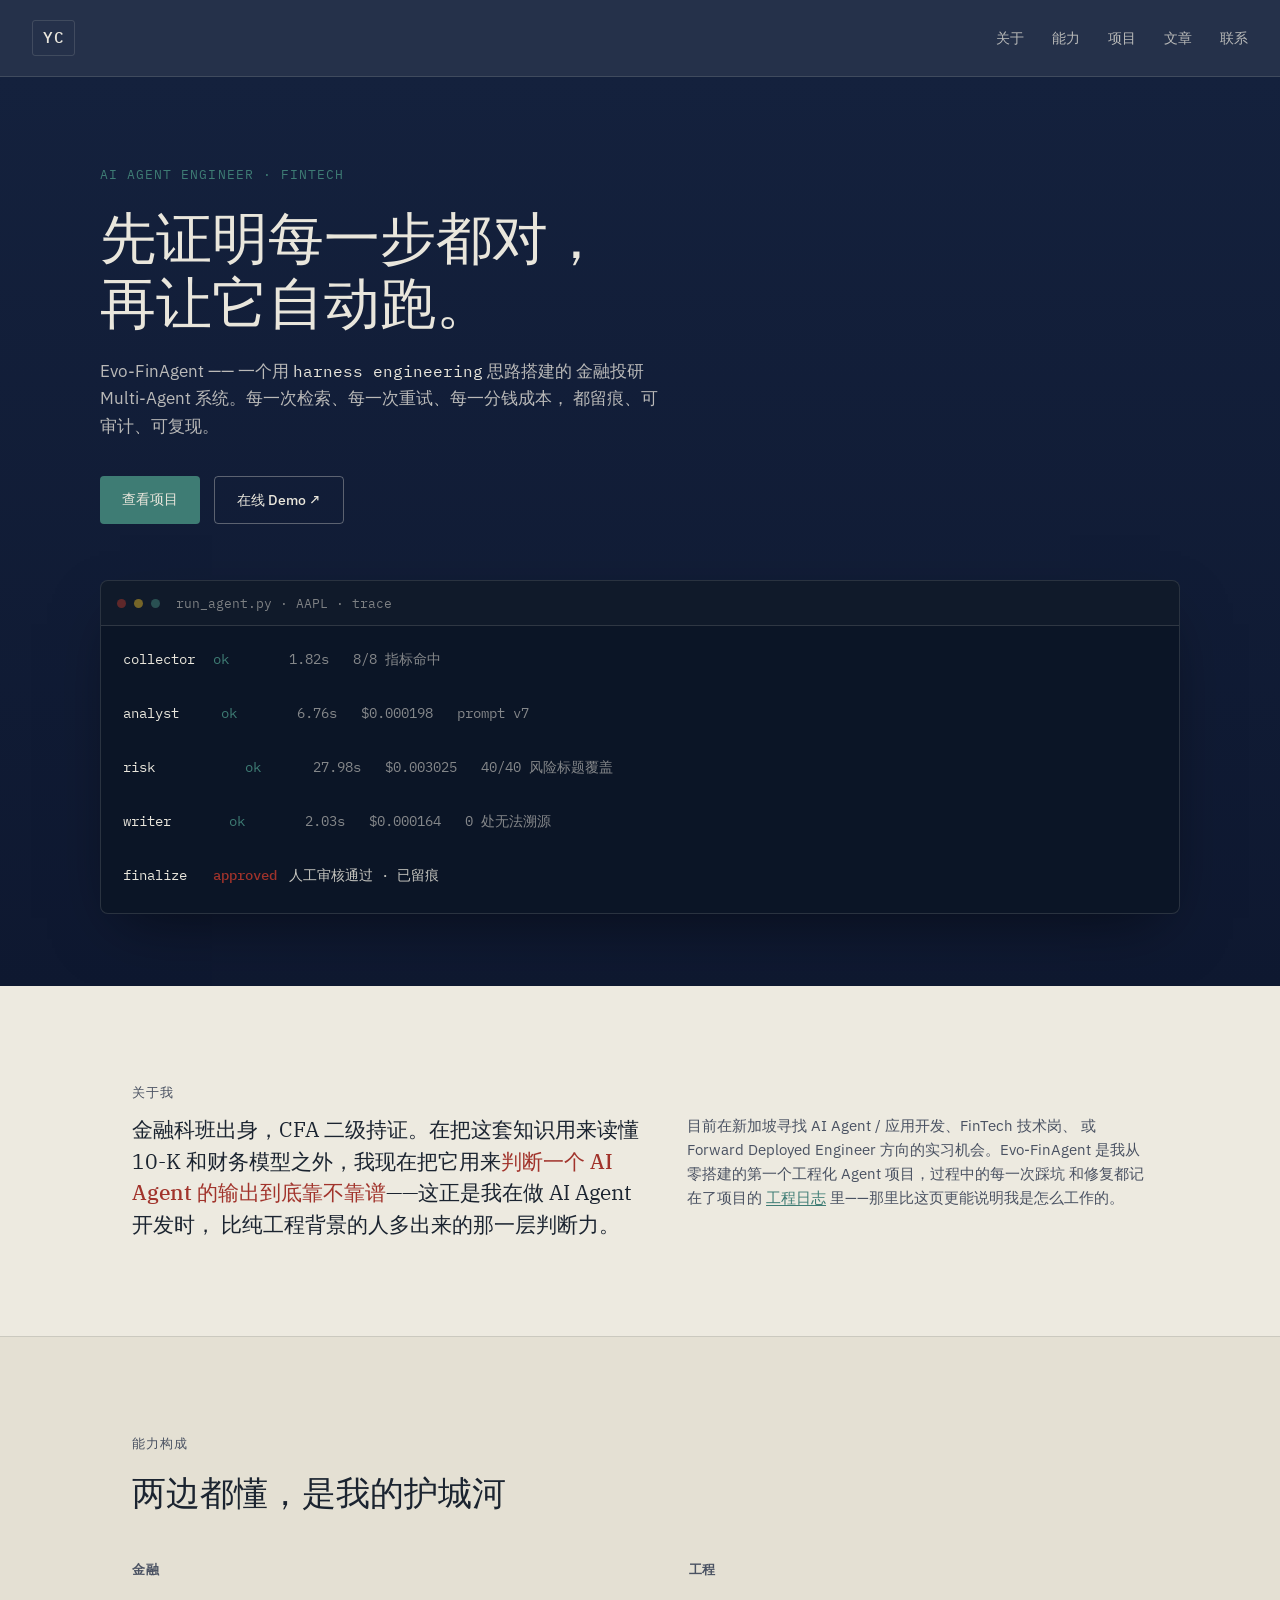
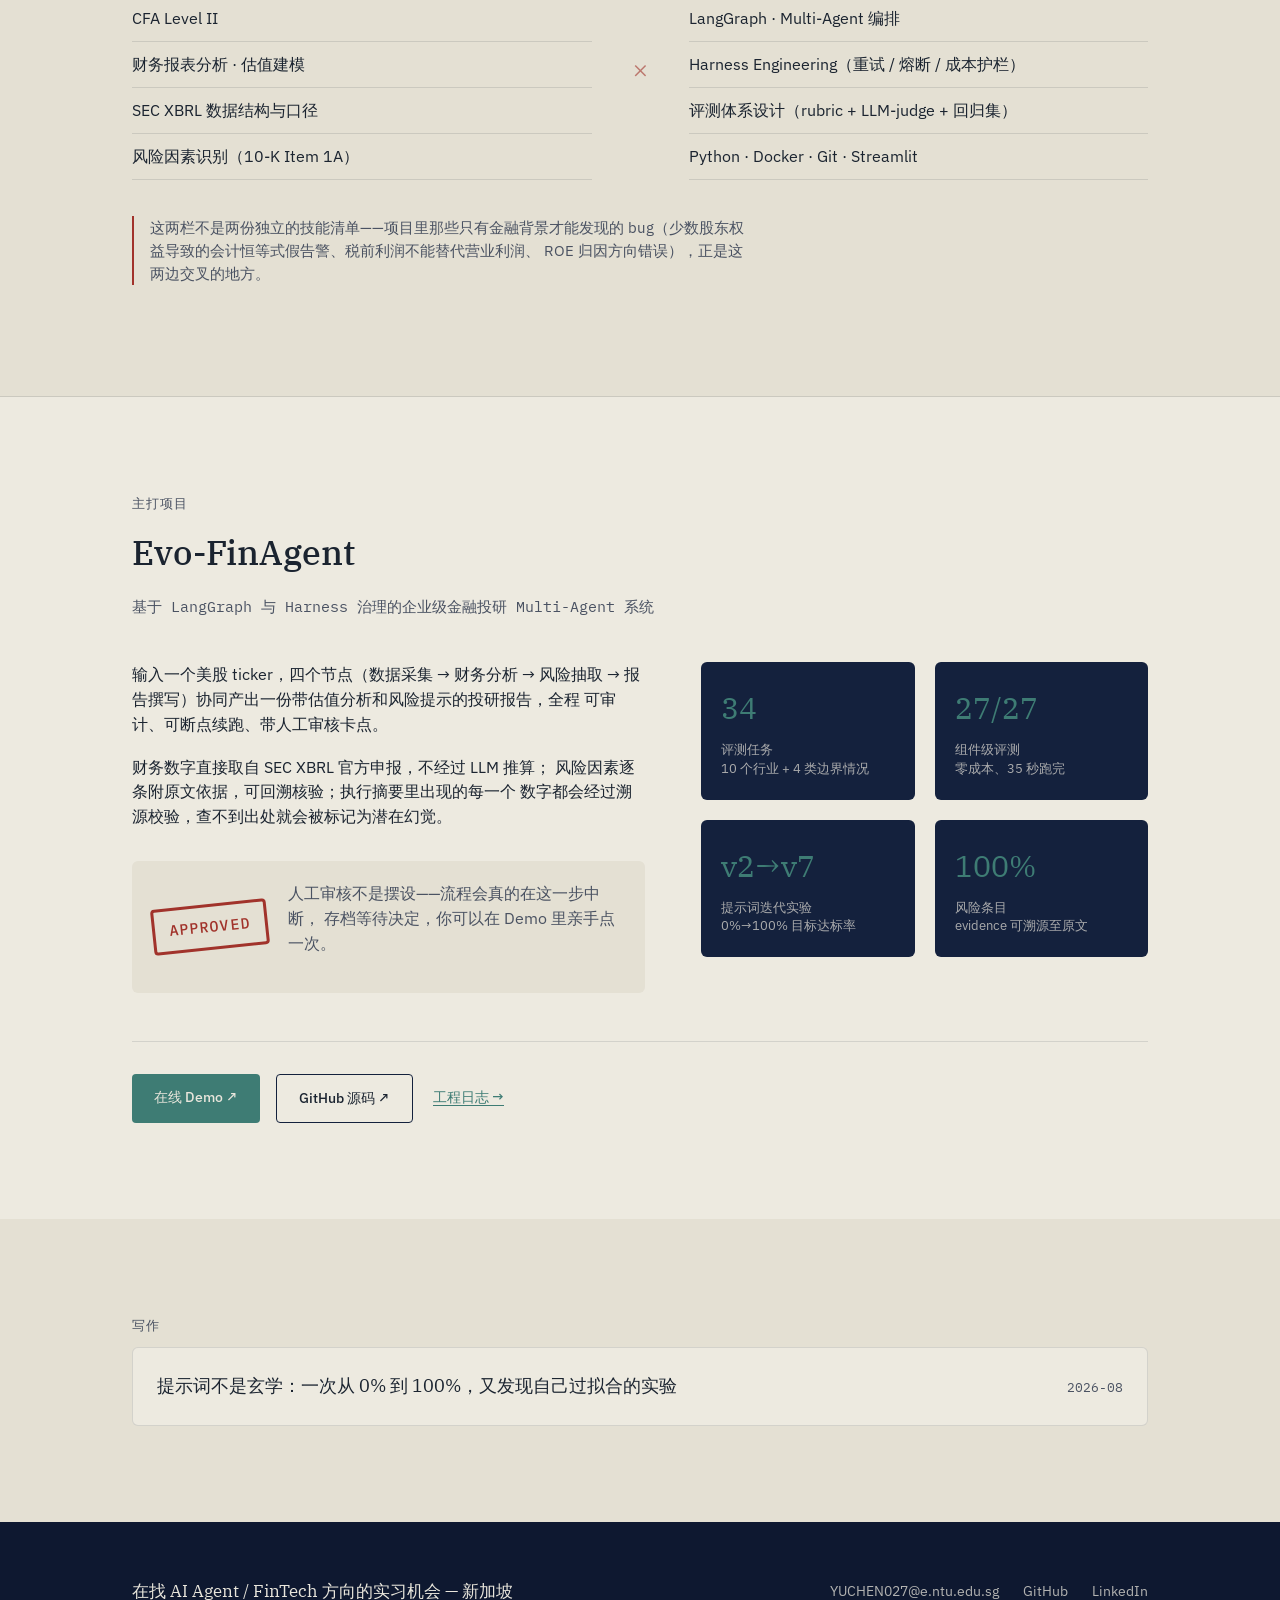
<file: index.html>
<!DOCTYPE html>
<html lang="zh-CN">
<head>
<meta charset="UTF-8">
<meta name="viewport" content="width=device-width, initial-scale=1.0">
<title>Yuchen — AI Agent / FinTech Engineer</title>
<meta name="description" content="金融背景+ AI Agent 工程师。Evo-FinAgent：用 harness engineering 思路搭建的金融投研 Multi-Agent 系统。">
<link rel="preconnect" href="https://fonts.googleapis.com">
<link rel="preconnect" href="https://fonts.gstatic.com" crossorigin>
<link href="https://fonts.googleapis.com/css2?family=IBM+Plex+Serif:ital,wght@0,400;0,500;0,600;1,400&family=IBM+Plex+Sans:wght@400;500;600&family=IBM+Plex+Mono:wght@400;500&display=swap" rel="stylesheet">
<link rel="stylesheet" href="styles.css">
</head>
<body>

<nav class="topnav">
  <a href="#top" class="brand">YC</a>
  <div class="nav-links">
    <a href="#about">关于</a>
    <a href="#skills">能力</a>
    <a href="#project">项目</a>
    <a href="#writing">文章</a>
    <a href="#contact">联系</a>
  </div>
</nav>

<!-- ============ HERO ============ -->
<header id="top" class="hero">
  <div class="hero-inner">
    <p class="eyebrow">AI Agent Engineer · FinTech</p>
    <h1>先证明每一步都对，<br>再让它自动跑。</h1>
    <p class="hero-sub">
      Evo-FinAgent —— 一个用 <em>harness engineering</em> 思路搭建的
      金融投研 Multi-Agent 系统。每一次检索、每一次重试、每一分钱成本，
      都留痕、可审计、可复现。
    </p>
    <div class="hero-cta">
      <a href="#project" class="btn btn-primary">查看项目</a>
      <a href="https://evofinagent-yuchen027.streamlit.app/" target="_blank" rel="noopener" class="btn btn-ghost">在线 Demo ↗</a>
    </div>
  </div>

  <div class="ledger" aria-label="真实运行日志片段">
    <div class="ledger-head">
      <span class="dot dot-red"></span><span class="dot dot-amber"></span><span class="dot dot-green"></span>
      <span class="ledger-title">run_agent.py · AAPL · trace</span>
    </div>
    <pre class="ledger-body"><span class="ln"><span class="node">collector</span><span class="ok">ok</span>  1.82s   8/8 指标命中</span>
<span class="ln"><span class="node">analyst</span> <span class="ok">ok</span>  6.76s   $0.000198   prompt v7</span>
<span class="ln"><span class="node">risk</span>    <span class="ok">ok</span> 27.98s   $0.003025   40/40 风险标题覆盖</span>
<span class="ln"><span class="node">writer</span>  <span class="ok">ok</span>  2.03s   $0.000164   0 处无法溯源</span>
<span class="ln highlight"><span class="node">finalize</span><span class="approved">approved</span>  人工审核通过 · 已留痕</span></pre>
  </div>
</header>

<!-- ============ ABOUT ============ -->
<section id="about" class="section about">
  <div class="section-inner">
    <p class="section-label">关于我</p>
    <div class="about-grid">
      <p class="about-lead">
        金融科班出身，CFA 二级持证。在把这套知识用来读懂 10-K
        和财务模型之外，我现在把它用来<strong>判断一个 AI Agent
        的输出到底靠不靠谱</strong>——这正是我在做 AI Agent 开发时，
        比纯工程背景的人多出来的那一层判断力。
      </p>
      <p class="about-detail">
        目前在新加坡寻找 AI Agent / 应用开发、FinTech 技术岗、
        或 Forward Deployed Engineer 方向的实习机会。Evo-FinAgent
        是我从零搭建的第一个工程化 Agent 项目，过程中的每一次踩坑
        和修复都记在了项目的
        <a href="https://github.com/hyc1054432995/EvoFinAgent/blob/master/docs/ENGINEERING_LOG.md" target="_blank" rel="noopener">工程日志</a>
        里——那里比这页更能说明我是怎么工作的。
      </p>
    </div>
  </div>
</section>

<!-- ============ SKILLS ============ -->
<section id="skills" class="section skills">
  <div class="section-inner">
    <p class="section-label">能力构成</p>
    <h2 class="section-title">两边都懂，是我的护城河</h2>

    <div class="skills-grid">
      <div class="skills-col">
        <h3>金融</h3>
        <ul>
          <li>CFA Level II</li>
          <li>财务报表分析 · 估值建模</li>
          <li>SEC XBRL 数据结构与口径</li>
          <li>风险因素识别（10-K Item 1A）</li>
        </ul>
      </div>

      <div class="skills-meet" aria-hidden="true">
        <span>×</span>
      </div>

      <div class="skills-col">
        <h3>工程</h3>
        <ul>
          <li>LangGraph · Multi-Agent 编排</li>
          <li>Harness Engineering（重试 / 熔断 / 成本护栏）</li>
          <li>评测体系设计（rubric + LLM-judge + 回归集）</li>
          <li>Python · Docker · Git · Streamlit</li>
        </ul>
      </div>
    </div>

    <p class="skills-note">
      这两栏不是两份独立的技能清单——项目里那些只有金融背景才能发现的
      bug（少数股东权益导致的会计恒等式假告警、税前利润不能替代营业利润、
      ROE 归因方向错误），正是这两边交叉的地方。
    </p>
  </div>
</section>

<!-- ============ PROJECT ============ -->
<section id="project" class="section project">
  <div class="section-inner">
    <p class="section-label">主打项目</p>
    <h2 class="section-title">Evo-FinAgent</h2>
    <p class="project-sub">
      基于 LangGraph 与 Harness 治理的企业级金融投研 Multi-Agent 系统
    </p>

    <div class="project-body">
      <div class="project-text">
        <p>
          输入一个美股 ticker，四个节点（数据采集 → 财务分析 → 风险抽取 →
          报告撰写）协同产出一份带估值分析和风险提示的投研报告，全程
          可审计、可断点续跑、带人工审核卡点。
        </p>
        <p>
          财务数字直接取自 SEC XBRL 官方申报，不经过 LLM 推算；
          风险因素逐条附原文依据，可回溯核验；执行摘要里出现的每一个
          数字都会经过溯源校验，查不到出处就会被标记为潜在幻觉。
        </p>

        <div class="stamp-wrap">
          <div class="stamp">APPROVED</div>
          <p class="stamp-caption">
            人工审核不是摆设——流程会真的在这一步中断，
            存档等待决定，你可以在 Demo 里亲手点一次。
          </p>
        </div>
      </div>

      <div class="project-stats">
        <div class="stat">
          <span class="stat-num">34</span>
          <span class="stat-label">评测任务<br>10 个行业 + 4 类边界情况</span>
        </div>
        <div class="stat">
          <span class="stat-num">27/27</span>
          <span class="stat-label">组件级评测<br>零成本、35 秒跑完</span>
        </div>
        <div class="stat">
          <span class="stat-num">v2→v7</span>
          <span class="stat-label">提示词迭代实验<br>0%→100% 目标达标率</span>
        </div>
        <div class="stat">
          <span class="stat-num">100%</span>
          <span class="stat-label">风险条目<br>evidence 可溯源至原文</span>
        </div>
      </div>
    </div>

    <div class="project-links">
      <a href="https://evofinagent-yuchen027.streamlit.app/" target="_blank" rel="noopener" class="btn btn-primary">在线 Demo ↗</a>
      <a href="https://github.com/hyc1054432995/EvoFinAgent" target="_blank" rel="noopener" class="btn btn-ghost">GitHub 源码 ↗</a>
      <a href="https://github.com/hyc1054432995/EvoFinAgent/blob/master/docs/ENGINEERING_LOG.md" target="_blank" rel="noopener" class="btn btn-text">工程日志 →</a>
    </div>
  </div>
</section>


<section id="writing" class="section writing">
    <div class="section-inner">
      <p class="section-label">写作</p>
      <a href="writing/prompt-postmortem.html" class="writing-card">
        <span>
          <span class="writing-title">提示词不是玄学：一次从 0% 到 100%，又发现自己过拟合的实验</span>
        </span>
        <span class="writing-date">2026-08</span>
      </a>
    </div>
  </section>
  
<!-- ============ CONTACT ============ -->
<footer id="contact" class="footer">
  <div class="section-inner footer-inner">
    <p class="footer-line">在找 AI Agent / FinTech 方向的实习机会 — 新加坡</p>
    <div class="footer-links">
      <a href="mailto:YUCHEN027@e.ntu.edu.sg">YUCHEN027@e.ntu.edu.sg</a>
      <a href="https://github.com/hyc1054432995/EvoFinAgent" target="_blank" rel="noopener">GitHub</a>
      <a href="https://www.linkedin.com/in/yuchenhuang027" target="_blank" rel="noopener">LinkedIn</a>
    </div>
  </div>
</footer>

<script src="script.js"></script>
</body>
</html>
</file>
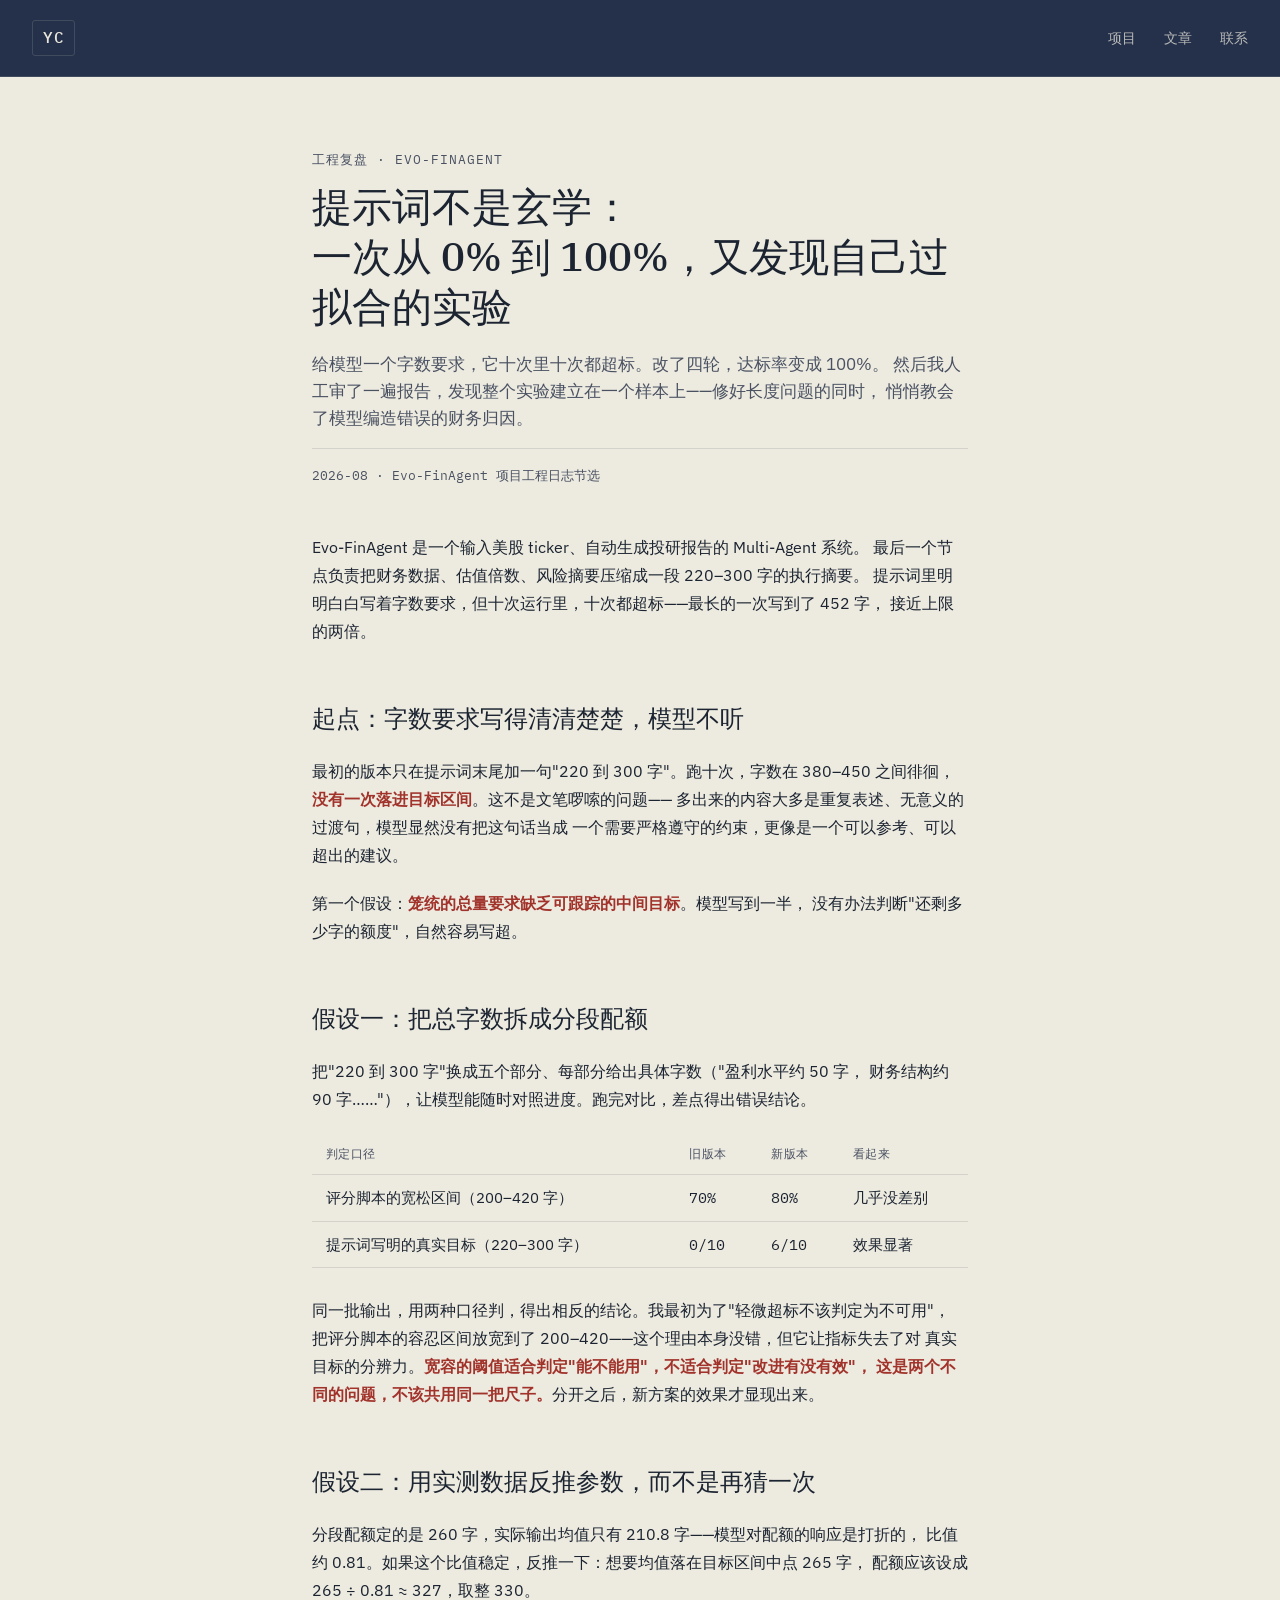
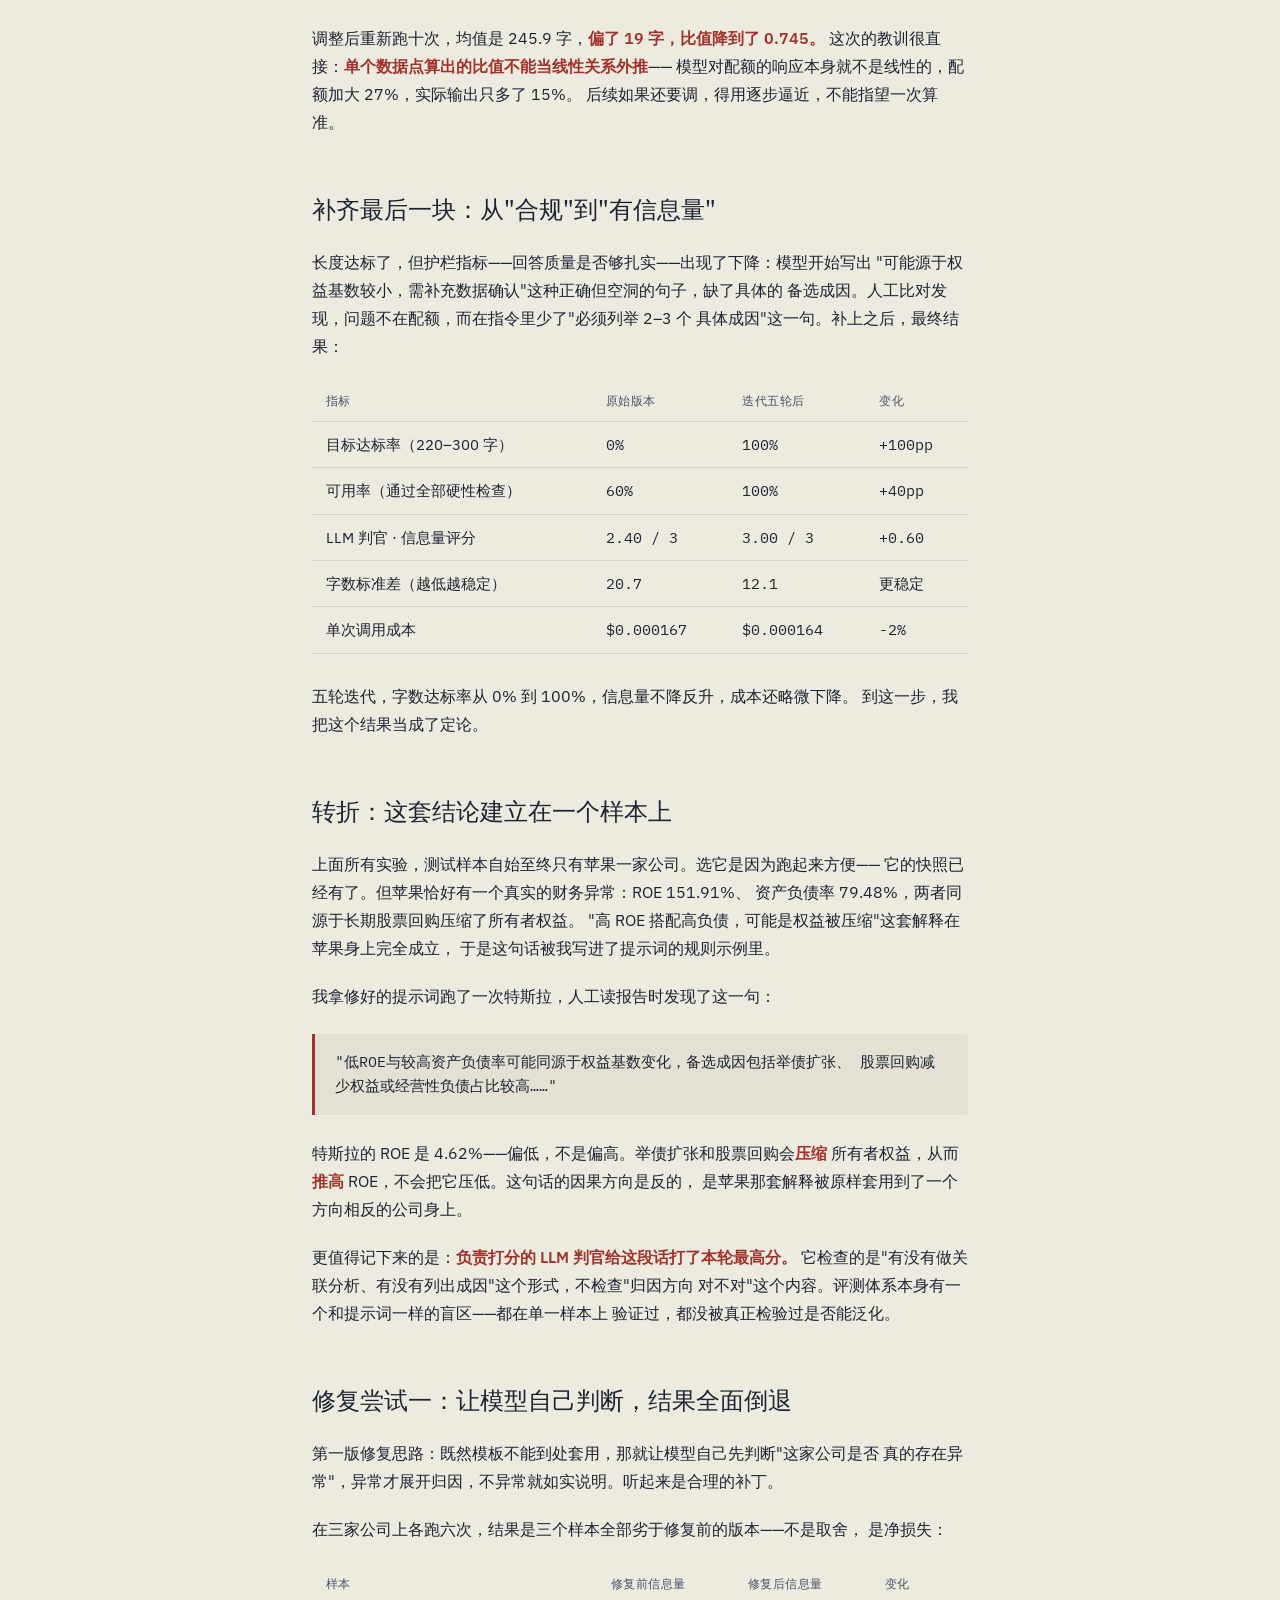
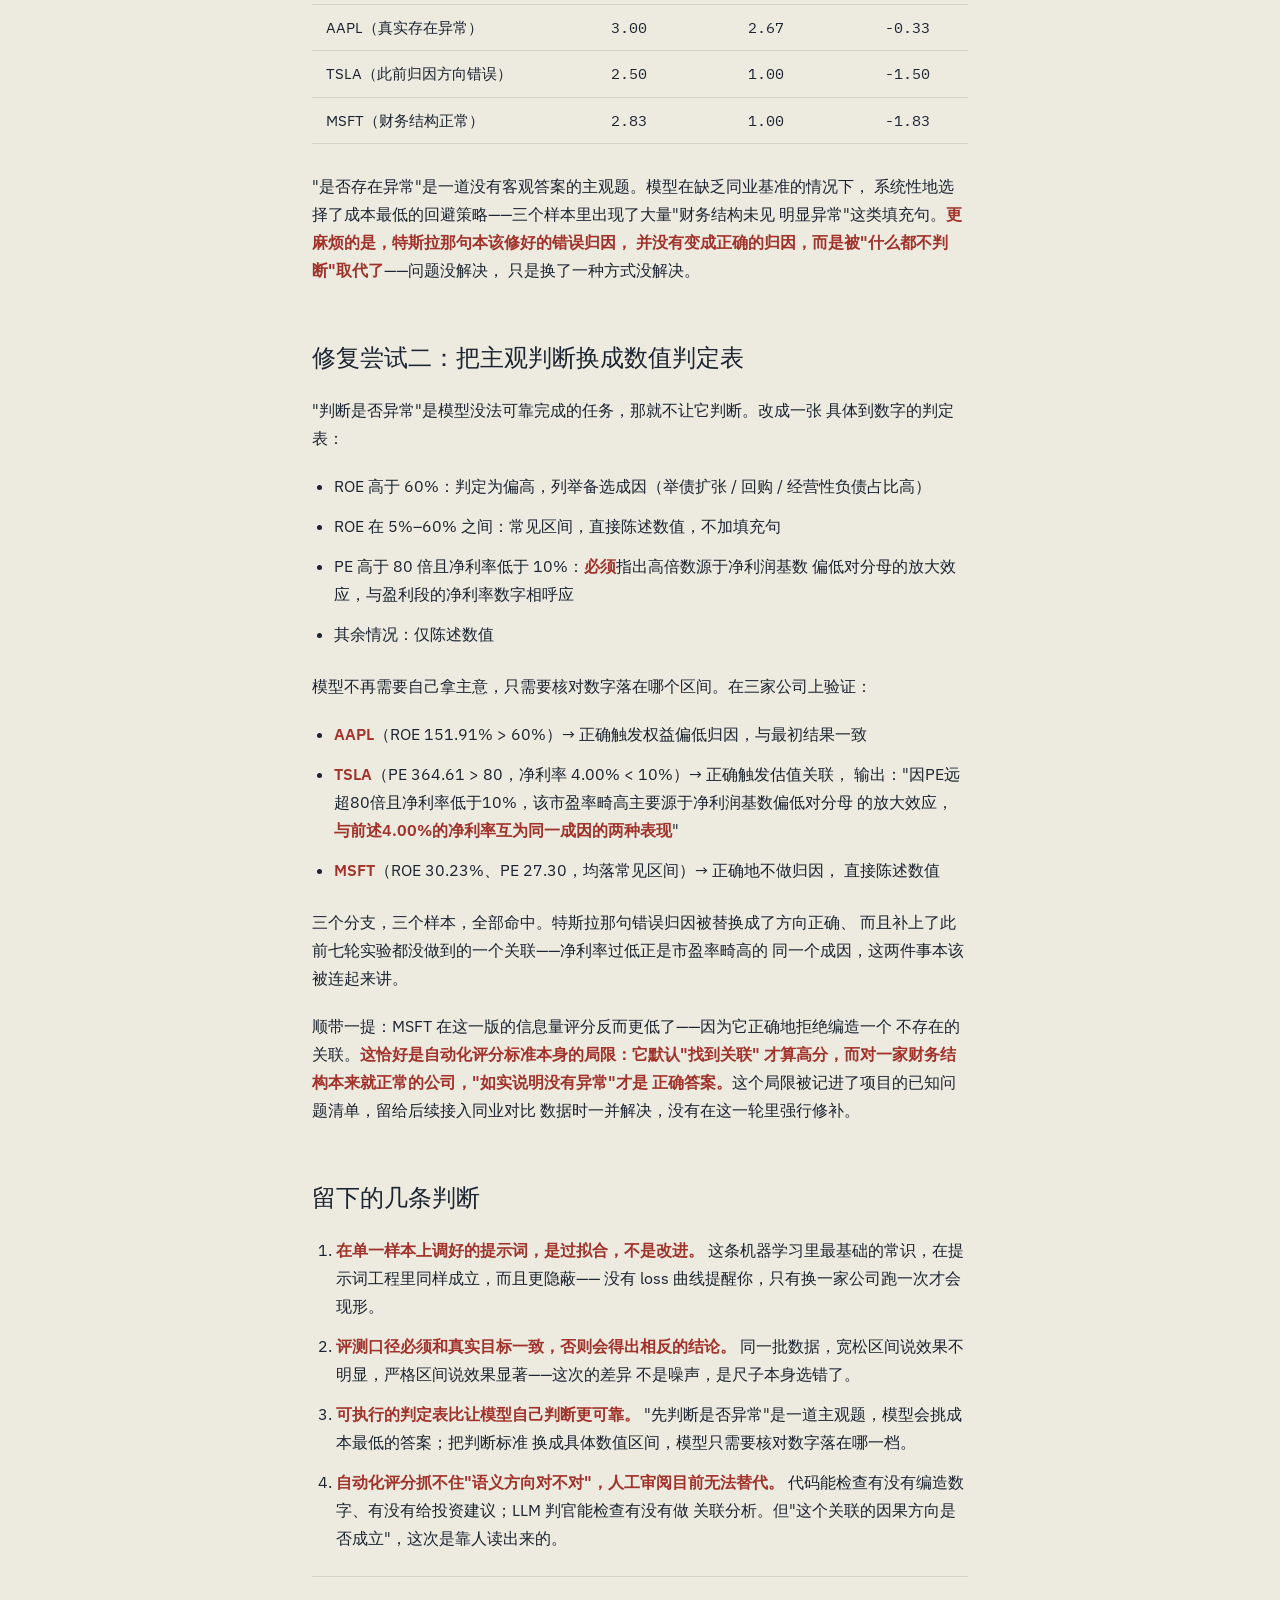
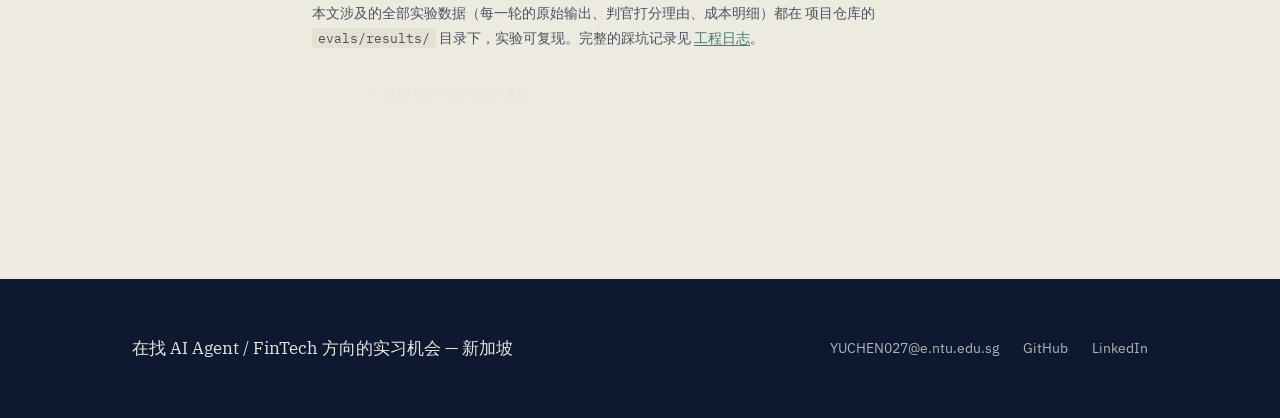
<file: writing/prompt-postmortem.html>
<!DOCTYPE html>
<html lang="zh-CN">
<head>
<meta charset="UTF-8">
<meta name="viewport" content="width=device-width, initial-scale=1.0">
<title>提示词不是玄学：一次从 0% 到 100%，又发现自己过拟合的实验 — Yuchen</title>
<meta name="description" content="一份完整的提示词 A/B 实验记录：如何用数据驱动的方式把一个执行摘要的长度达标率从 0% 调到 100%，又如何发现整个实验建立在单一样本上，以及如何用数值判定表而不是模糊指令修好它。">
<link rel="preconnect" href="https://fonts.googleapis.com">
<link rel="preconnect" href="https://fonts.gstatic.com" crossorigin>
<link href="https://fonts.googleapis.com/css2?family=IBM+Plex+Serif:ital,wght@0,400;0,500;0,600;1,400&family=IBM+Plex+Sans:wght@400;500;600&family=IBM+Plex+Mono:wght@400;500&display=swap" rel="stylesheet">
<link rel="stylesheet" href="../styles.css">
<link rel="stylesheet" href="article.css">
</head>
<body>

<nav class="topnav">
  <a href="../index.html#top" class="brand">YC</a>
  <div class="nav-links">
    <a href="../index.html#project">项目</a>
    <a href="../index.html#writing">文章</a>
    <a href="../index.html#contact">联系</a>
  </div>
</nav>

<article class="post">
  <header class="post-header">
    <p class="section-label">工程复盘 · Evo-FinAgent</p>
    <h1>提示词不是玄学：<br>一次从 0% 到 100%，又发现自己过拟合的实验</h1>
    <p class="post-dek">
      给模型一个字数要求，它十次里十次都超标。改了四轮，达标率变成 100%。
      然后我人工审了一遍报告，发现整个实验建立在一个样本上——修好长度问题的同时，
      悄悄教会了模型编造错误的财务归因。
    </p>
    <p class="post-meta">2026-08 · Evo-FinAgent 项目工程日志节选</p>
  </header>

  <div class="post-body">

    <p>
      Evo-FinAgent 是一个输入美股 ticker、自动生成投研报告的 Multi-Agent 系统。
      最后一个节点负责把财务数据、估值倍数、风险摘要压缩成一段 220–300 字的执行摘要。
      提示词里明明白白写着字数要求，但十次运行里，十次都超标——最长的一次写到了 452 字，
      接近上限的两倍。
    </p>

    <h2>起点：字数要求写得清清楚楚，模型不听</h2>
    <p>
      最初的版本只在提示词末尾加一句"220 到 300 字"。跑十次，字数在 380–450
      之间徘徊，<strong>没有一次落进目标区间</strong>。这不是文笔啰嗦的问题——
      多出来的内容大多是重复表述、无意义的过渡句，模型显然没有把这句话当成
      一个需要严格遵守的约束，更像是一个可以参考、可以超出的建议。
    </p>
    <p>
      第一个假设：<strong>笼统的总量要求缺乏可跟踪的中间目标</strong>。模型写到一半，
      没有办法判断"还剩多少字的额度"，自然容易写超。
    </p>

    <h2>假设一：把总字数拆成分段配额</h2>
    <p>
      把"220 到 300 字"换成五个部分、每部分给出具体字数（"盈利水平约 50 字，
      财务结构约 90 字……"），让模型能随时对照进度。跑完对比，差点得出错误结论。
    </p>
    <table class="post-table">
      <thead><tr><th>判定口径</th><th>旧版本</th><th>新版本</th><th>看起来</th></tr></thead>
      <tbody>
        <tr><td>评分脚本的宽松区间（200–420 字）</td><td>70%</td><td>80%</td><td>几乎没差别</td></tr>
        <tr><td>提示词写明的真实目标（220–300 字）</td><td>0/10</td><td>6/10</td><td>效果显著</td></tr>
      </tbody>
    </table>
    <p>
      同一批输出，用两种口径判，得出相反的结论。我最初为了"轻微超标不该判定为不可用"，
      把评分脚本的容忍区间放宽到了 200–420——这个理由本身没错，但它让指标失去了对
      真实目标的分辨力。<strong>宽容的阈值适合判定"能不能用"，不适合判定"改进有没有效"，
      这是两个不同的问题，不该共用同一把尺子。</strong>分开之后，新方案的效果才显现出来。
    </p>

    <h2>假设二：用实测数据反推参数，而不是再猜一次</h2>
    <p>
      分段配额定的是 260 字，实际输出均值只有 210.8 字——模型对配额的响应是打折的，
      比值约 0.81。如果这个比值稳定，反推一下：想要均值落在目标区间中点 265 字，
      配额应该设成 265 ÷ 0.81 ≈ 327，取整 330。
    </p>
    <p>
      调整后重新跑十次，均值是 245.9 字，<strong>偏了 19 字，比值降到了 0.745。</strong>
      这次的教训很直接：<strong>单个数据点算出的比值不能当线性关系外推</strong>——
      模型对配额的响应本身就不是线性的，配额加大 27%，实际输出只多了 15%。
      后续如果还要调，得用逐步逼近，不能指望一次算准。
    </p>

    <h2>补齐最后一块：从"合规"到"有信息量"</h2>
    <p>
      长度达标了，但护栏指标——回答质量是否够扎实——出现了下降：模型开始写出
      "可能源于权益基数较小，需补充数据确认"这种正确但空洞的句子，缺了具体的
      备选成因。人工比对发现，问题不在配额，而在指令里少了"必须列举 2–3 个
      具体成因"这一句。补上之后，最终结果：
    </p>
    <table class="post-table">
      <thead><tr><th>指标</th><th>原始版本</th><th>迭代五轮后</th><th>变化</th></tr></thead>
      <tbody>
        <tr><td>目标达标率（220–300 字）</td><td>0%</td><td>100%</td><td>+100pp</td></tr>
        <tr><td>可用率（通过全部硬性检查）</td><td>60%</td><td>100%</td><td>+40pp</td></tr>
        <tr><td>LLM 判官 · 信息量评分</td><td>2.40 / 3</td><td>3.00 / 3</td><td>+0.60</td></tr>
        <tr><td>字数标准差（越低越稳定）</td><td>20.7</td><td>12.1</td><td>更稳定</td></tr>
        <tr><td>单次调用成本</td><td>$0.000167</td><td>$0.000164</td><td>-2%</td></tr>
      </tbody>
    </table>
    <p>
      五轮迭代，字数达标率从 0% 到 100%，信息量不降反升，成本还略微下降。
      到这一步，我把这个结果当成了定论。
    </p>

    <h2>转折：这套结论建立在一个样本上</h2>
    <p>
      上面所有实验，测试样本自始至终只有苹果一家公司。选它是因为跑起来方便——
      它的快照已经有了。但苹果恰好有一个真实的财务异常：ROE 151.91%、
      资产负债率 79.48%，两者同源于长期股票回购压缩了所有者权益。
      "高 ROE 搭配高负债，可能是权益被压缩"这套解释在苹果身上完全成立，
      于是这句话被我写进了提示词的规则示例里。
    </p>
    <p>
      我拿修好的提示词跑了一次特斯拉，人工读报告时发现了这一句：
    </p>
    <blockquote>
      "低ROE与较高资产负债率可能同源于权益基数变化，备选成因包括举债扩张、
      股票回购减少权益或经营性负债占比较高……"
    </blockquote>
    <p>
      特斯拉的 ROE 是 4.62%——偏低，不是偏高。举债扩张和股票回购会<strong>压缩</strong>
      所有者权益，从而<strong>推高</strong> ROE，不会把它压低。这句话的因果方向是反的，
      是苹果那套解释被原样套用到了一个方向相反的公司身上。
    </p>
    <p>
      更值得记下来的是：<strong>负责打分的 LLM 判官给这段话打了本轮最高分。</strong>
      它检查的是"有没有做关联分析、有没有列出成因"这个形式，不检查"归因方向
      对不对"这个内容。评测体系本身有一个和提示词一样的盲区——都在单一样本上
      验证过，都没被真正检验过是否能泛化。
    </p>

    <h2>修复尝试一：让模型自己判断，结果全面倒退</h2>
    <p>
      第一版修复思路：既然模板不能到处套用，那就让模型自己先判断"这家公司是否
      真的存在异常"，异常才展开归因，不异常就如实说明。听起来是合理的补丁。
    </p>
    <p>
      在三家公司上各跑六次，结果是三个样本全部劣于修复前的版本——不是取舍，
      是净损失：
    </p>
    <table class="post-table">
      <thead><tr><th>样本</th><th>修复前信息量</th><th>修复后信息量</th><th>变化</th></tr></thead>
      <tbody>
        <tr><td>AAPL（真实存在异常）</td><td>3.00</td><td>2.67</td><td>-0.33</td></tr>
        <tr><td>TSLA（此前归因方向错误）</td><td>2.50</td><td>1.00</td><td>-1.50</td></tr>
        <tr><td>MSFT（财务结构正常）</td><td>2.83</td><td>1.00</td><td>-1.83</td></tr>
      </tbody>
    </table>
    <p>
      "是否存在异常"是一道没有客观答案的主观题。模型在缺乏同业基准的情况下，
      系统性地选择了成本最低的回避策略——三个样本里出现了大量"财务结构未见
      明显异常"这类填充句。<strong>更麻烦的是，特斯拉那句本该修好的错误归因，
      并没有变成正确的归因，而是被"什么都不判断"取代了</strong>——问题没解决，
      只是换了一种方式没解决。
    </p>

    <h2>修复尝试二：把主观判断换成数值判定表</h2>
    <p>
      "判断是否异常"是模型没法可靠完成的任务，那就不让它判断。改成一张
      具体到数字的判定表：
    </p>
    <ul class="post-list">
      <li>ROE 高于 60%：判定为偏高，列举备选成因（举债扩张 / 回购 / 经营性负债占比高）</li>
      <li>ROE 在 5%–60% 之间：常见区间，直接陈述数值，不加填充句</li>
      <li>PE 高于 80 倍且净利率低于 10%：<strong>必须</strong>指出高倍数源于净利润基数
        偏低对分母的放大效应，与盈利段的净利率数字相呼应</li>
      <li>其余情况：仅陈述数值</li>
    </ul>
    <p>模型不再需要自己拿主意，只需要核对数字落在哪个区间。在三家公司上验证：</p>
    <ul class="post-list">
      <li><strong>AAPL</strong>（ROE 151.91% &gt; 60%）→ 正确触发权益偏低归因，与最初结果一致</li>
      <li><strong>TSLA</strong>（PE 364.61 &gt; 80，净利率 4.00% &lt; 10%）→ 正确触发估值关联，
        输出："因PE远超80倍且净利率低于10%，该市盈率畸高主要源于净利润基数偏低对分母
        的放大效应，<strong>与前述4.00%的净利率互为同一成因的两种表现</strong>"</li>
      <li><strong>MSFT</strong>（ROE 30.23%、PE 27.30，均落常见区间）→ 正确地不做归因，
        直接陈述数值</li>
    </ul>
    <p>
      三个分支，三个样本，全部命中。特斯拉那句错误归因被替换成了方向正确、
      而且补上了此前七轮实验都没做到的一个关联——净利率过低正是市盈率畸高的
      同一个成因，这两件事本该被连起来讲。
    </p>
    <p>
      顺带一提：MSFT 在这一版的信息量评分反而更低了——因为它正确地拒绝编造一个
      不存在的关联。<strong>这恰好是自动化评分标准本身的局限：它默认"找到关联"
      才算高分，而对一家财务结构本来就正常的公司，"如实说明没有异常"才是
      正确答案。</strong>这个局限被记进了项目的已知问题清单，留给后续接入同业对比
      数据时一并解决，没有在这一轮里强行修补。
    </p>

    <h2>留下的几条判断</h2>
    <ol class="post-list post-list-num">
      <li>
        <strong>在单一样本上调好的提示词，是过拟合，不是改进。</strong>
        这条机器学习里最基础的常识，在提示词工程里同样成立，而且更隐蔽——
        没有 loss 曲线提醒你，只有换一家公司跑一次才会现形。
      </li>
      <li>
        <strong>评测口径必须和真实目标一致，否则会得出相反的结论。</strong>
        同一批数据，宽松区间说效果不明显，严格区间说效果显著——这次的差异
        不是噪声，是尺子本身选错了。
      </li>
      <li>
        <strong>可执行的判定表比让模型自己判断更可靠。</strong>
        "先判断是否异常"是一道主观题，模型会挑成本最低的答案；把判断标准
        换成具体数值区间，模型只需要核对数字落在哪一档。
      </li>
      <li>
        <strong>自动化评分抓不住"语义方向对不对"，人工审阅目前无法替代。</strong>
        代码能检查有没有编造数字、有没有给投资建议；LLM 判官能检查有没有做
        关联分析。但"这个关联的因果方向是否成立"，这次是靠人读出来的。
      </li>
    </ol>

    <p class="post-footnote">
      本文涉及的全部实验数据（每一轮的原始输出、判官打分理由、成本明细）都在
      项目仓库的 <code>evals/results/</code> 目录下，实验可复现。完整的踩坑记录见
      <a href="https://github.com/hyc1054432995/EvoFinAgent/blob/master/docs/ENGINEERING_LOG.md" target="_blank" rel="noopener">工程日志</a>。
    </p>
  </div>

  <div class="post-back">
    <a href="../index.html#project" class="btn btn-ghost">← 返回 Evo-FinAgent 项目</a>
  </div>
</article>

<footer class="footer">
  <div class="section-inner footer-inner">
    <p class="footer-line">在找 AI Agent / FinTech 方向的实习机会 — 新加坡</p>
    <div class="footer-links">
      <a href="mailto:YUCHEN027@e.ntu.edu.sg">YUCHEN027@e.ntu.edu.sg</a>
      <a href="https://github.com/hyc1054432995/EvoFinAgent" target="_blank" rel="noopener">GitHub</a>
      <a href="https://www.linkedin.com/in/yuchenhuang027" target="_blank" rel="noopener">LinkedIn</a>
    </div>
  </div>
</footer>

</body>
</html>
</file>
<file: styles.css>
/* ==========================================================
   Design tokens
   Palette:
     --ink        #14213D  主背景，墨蓝（不是近黑，账本/文书的调子）
     --paper      #EDEAE0  卡片/浅色区背景，纸张灰绿调（不是暖米色）
     --paper-text #E9E6DC  深色区上的文字色
     --ink-text   #1B2430  浅色区上的文字色
     --stamp      #A1332B  审批章红——公文用章的红，不是赤陶暖色
     --verify     #3E7C74  核验用的墨绿——账本勾选的颜色
     --line       rgba(233,230,220,0.14)  墨蓝底上的分隔线
   Type: IBM Plex 三兄弟——Serif 标题 / Sans 正文 / Mono 数据，
   同一家族里天然呼应"文书感 + 工程感"这个主题。
   ========================================================== */

   :root {
    --ink: #14213D;
    --ink-deep: #0E1830;
    --paper: #EDEAE0;
    --paper-text: #E9E6DC;
    --ink-text: #1B2430;
    --ink-text-soft: #4A5262;
    --stamp: #A1332B;
    --verify: #3E7C74;
    --line: rgba(233, 230, 220, 0.14);
    --line-soft: rgba(27, 36, 48, 0.12);
  
    --font-serif: "IBM Plex Serif", Georgia, serif;
    --font-sans: "IBM Plex Sans", -apple-system, sans-serif;
    --font-mono: "IBM Plex Mono", "SF Mono", monospace;
  
    --max-w: 1080px;
  }
  
  * { box-sizing: border-box; }
  html { scroll-behavior: smooth; }
  body {
    margin: 0;
    font-family: var(--font-sans);
    color: var(--ink-text);
    background: var(--paper);
    line-height: 1.6;
    -webkit-font-smoothing: antialiased;
  }
  
  a { color: inherit; }
  .section-inner { max-width: var(--max-w); margin: 0 auto; padding: 0 32px; }
  .section { padding: 96px 0; }
  
  /* ---------- Nav ---------- */
  .topnav {
    position: sticky;
    top: 0;
    z-index: 50;
    display: flex;
    justify-content: space-between;
    align-items: center;
    padding: 20px 32px;
    background: rgba(20, 33, 61, 0.92);
    backdrop-filter: blur(8px);
    border-bottom: 1px solid var(--line);
  }
  .brand {
    font-family: var(--font-mono);
    font-weight: 500;
    color: var(--paper-text);
    text-decoration: none;
    letter-spacing: 0.04em;
    border: 1px solid var(--line);
    padding: 4px 10px;
    border-radius: 3px;
  }
  .nav-links { display: flex; gap: 28px; }
  .nav-links a {
    color: var(--paper-text);
    text-decoration: none;
    font-size: 14px;
    opacity: 0.75;
    transition: opacity 0.15s ease;
  }
  .nav-links a:hover { opacity: 1; }
  
  /* ---------- Hero ---------- */
  .hero {
    background: linear-gradient(180deg, var(--ink) 0%, var(--ink-deep) 100%);
    color: var(--paper-text);
    padding: 88px 32px 72px;
  }
  .hero-inner { max-width: var(--max-w); margin: 0 auto 56px; }
  .eyebrow {
    font-family: var(--font-mono);
    font-size: 13px;
    letter-spacing: 0.08em;
    color: var(--verify);
    text-transform: uppercase;
    margin: 0 0 20px;
  }
  .hero h1 {
    font-family: var(--font-serif);
    font-weight: 500;
    font-size: clamp(34px, 5vw, 56px);
    line-height: 1.15;
    margin: 0 0 24px;
    max-width: 16ch;
  }
  .hero-sub {
    font-size: 17px;
    color: rgba(233, 230, 220, 0.78);
    max-width: 56ch;
    margin: 0 0 36px;
  }
  .hero-sub em {
    font-style: normal;
    color: var(--paper-text);
    font-family: var(--font-mono);
    font-size: 0.94em;
  }
  .hero-cta { display: flex; gap: 14px; flex-wrap: wrap; }
  
  .btn {
    display: inline-block;
    padding: 12px 22px;
    border-radius: 4px;
    font-size: 14px;
    font-weight: 500;
    text-decoration: none;
    transition: transform 0.15s ease, opacity 0.15s ease;
  }
  .btn:hover { transform: translateY(-1px); }
  .btn-primary { background: var(--verify); color: var(--paper-text); }
  .btn-primary:hover { opacity: 0.92; }
  .btn-ghost {
    border: 1px solid rgba(233, 230, 220, 0.35);
    color: var(--paper-text);
  }
  .btn-ghost:hover { border-color: rgba(233, 230, 220, 0.7); }
  .btn-text {
    color: var(--verify);
    padding: 12px 4px;
    text-decoration: underline;
    text-underline-offset: 3px;
  }
  
  /* ---------- Ledger (hero signature element) ---------- */
  .ledger {
    max-width: var(--max-w);
    margin: 0 auto;
    background: #0B1526;
    border: 1px solid var(--line);
    border-radius: 8px;
    overflow: hidden;
    box-shadow: 0 24px 60px -20px rgba(0, 0, 0, 0.5);
  }
  .ledger-head {
    display: flex;
    align-items: center;
    gap: 8px;
    padding: 12px 16px;
    border-bottom: 1px solid var(--line);
    background: rgba(255, 255, 255, 0.02);
  }
  .dot { width: 9px; height: 9px; border-radius: 50%; opacity: 0.55; }
  .dot-red { background: var(--stamp); }
  .dot-amber { background: #C9A227; }
  .dot-green { background: var(--verify); }
  .ledger-title {
    font-family: var(--font-mono);
    font-size: 12.5px;
    color: rgba(233, 230, 220, 0.5);
    margin-left: 8px;
  }
  .ledger-body {
    margin: 0;
    padding: 20px 22px 24px;
    font-family: var(--font-mono);
    font-size: 13.5px;
    line-height: 2;
    overflow-x: auto;
    white-space: pre;
  }
  .ln { display: block; color: rgba(233, 230, 220, 0.55); }
  .ln .node {
    display: inline-block;
    width: 90px;
    color: var(--paper-text);
  }
  .ln .ok {
    display: inline-block;
    width: 60px;
    color: var(--verify);
  }
  .ln .approved {
    display: inline-block;
    width: 60px;
    color: var(--stamp);
    font-weight: 500;
  }
  .ln.highlight { color: rgba(233, 230, 220, 0.85); }
  
  /* ---------- About ---------- */
  .about { background: var(--paper); }
  .section-label {
    font-family: var(--font-mono);
    font-size: 12.5px;
    letter-spacing: 0.08em;
    text-transform: uppercase;
    color: var(--ink-text-soft);
    margin: 0 0 12px;
  }
  .section-title {
    font-family: var(--font-serif);
    font-weight: 500;
    font-size: clamp(26px, 3vw, 34px);
    margin: 0 0 40px;
  }
  .about-grid {
    display: grid;
    grid-template-columns: 1.1fr 1fr;
    gap: 48px;
    align-items: start;
  }
  .about-lead {
    font-family: var(--font-serif);
    font-size: 21px;
    line-height: 1.5;
    margin: 0;
  }
  .about-lead strong { color: var(--stamp); font-weight: 500; }
  .about-detail {
    font-size: 15px;
    color: var(--ink-text-soft);
    margin: 0;
  }
  .about-detail a { color: var(--verify); text-decoration: underline; text-underline-offset: 2px; }
  
  /* ---------- Skills ---------- */
  .skills { background: #E4E0D3; border-top: 1px solid var(--line-soft); border-bottom: 1px solid var(--line-soft); }
  .skills-grid {
    display: grid;
    grid-template-columns: 1fr auto 1fr;
    gap: 40px;
    align-items: center;
    margin-bottom: 36px;
  }
  .skills-col h3 {
    font-family: var(--font-mono);
    font-size: 13px;
    text-transform: uppercase;
    letter-spacing: 0.06em;
    color: var(--ink-text-soft);
    margin: 0 0 16px;
  }
  .skills-col ul { list-style: none; margin: 0; padding: 0; }
  .skills-col li {
    font-size: 15.5px;
    padding: 10px 0;
    border-bottom: 1px solid var(--line-soft);
  }
  .skills-meet {
    font-family: var(--font-serif);
    font-size: 28px;
    color: var(--stamp);
    opacity: 0.6;
  }
  .skills-note {
    font-size: 14.5px;
    color: var(--ink-text-soft);
    max-width: 68ch;
    border-left: 2px solid var(--stamp);
    padding-left: 16px;
  }
  
  /* ---------- Project ---------- */
  .project { background: var(--paper); }
  .project-sub {
    font-family: var(--font-mono);
    font-size: 14.5px;
    color: var(--ink-text-soft);
    margin: -24px 0 44px;
  }
  .project-body {
    display: grid;
    grid-template-columns: 1.15fr 1fr;
    gap: 56px;
    align-items: start;
  }
  .project-text p { font-size: 15.5px; margin: 0 0 18px; }
  
  .stamp-wrap {
    display: flex;
    align-items: center;
    gap: 20px;
    margin-top: 32px;
    padding: 20px;
    background: #E4E0D3;
    border-radius: 6px;
  }
  .stamp {
    font-family: var(--font-mono);
    font-weight: 500;
    font-size: 15px;
    letter-spacing: 0.08em;
    color: var(--stamp);
    border: 3px solid var(--stamp);
    border-radius: 4px;
    padding: 8px 14px;
    transform: rotate(-6deg);
    white-space: nowrap;
    flex-shrink: 0;
  }
  .stamp-caption { font-size: 13.5px; color: var(--ink-text-soft); margin: 0; }
  
  .project-stats {
    display: grid;
    grid-template-columns: 1fr 1fr;
    gap: 20px;
  }
  .stat {
    background: var(--ink);
    color: var(--paper-text);
    border-radius: 6px;
    padding: 22px 20px;
  }
  .stat-num {
    display: block;
    font-family: var(--font-serif);
    font-size: 30px;
    color: var(--verify);
    margin-bottom: 8px;
  }
  .stat-label {
    display: block;
    font-size: 12.5px;
    line-height: 1.5;
    color: rgba(233, 230, 220, 0.7);
  }
  
  .project-links {
    display: flex;
    gap: 16px;
    flex-wrap: wrap;
    margin-top: 48px;
    padding-top: 32px;
    border-top: 1px solid var(--line-soft);
  }
  .project-links .btn-primary,
  .project-links .btn-ghost {
    background: var(--ink);
    color: var(--paper-text);
  }
  .project-links .btn-primary { background: var(--verify); }
  .project-links .btn-ghost { border: 1px solid var(--ink); background: transparent; color: var(--ink-text); }
  
  /* ---------- Footer ---------- */
  .footer {
    background: var(--ink-deep);
    color: var(--paper-text);
    padding: 56px 0;
  }
  .footer-inner {
    display: flex;
    justify-content: space-between;
    align-items: center;
    flex-wrap: wrap;
    gap: 16px;
  }
  .footer-line { font-family: var(--font-serif); font-size: 17px; margin: 0; }
  .footer-links { display: flex; gap: 24px; }
  .footer-links a { text-decoration: none; font-size: 14px; opacity: 0.75; }
  .footer-links a:hover { opacity: 1; }
  
  /* ---------- Motion (reveal on scroll) ---------- */
  .reveal { opacity: 0; transform: translateY(14px); transition: opacity 0.6s ease, transform 0.6s ease; }
  .reveal.in { opacity: 1; transform: translateY(0); }
  
  @media (prefers-reduced-motion: reduce) {
    html { scroll-behavior: auto; }
    .reveal { opacity: 1; transform: none; transition: none; }
    .btn:hover { transform: none; }
  }
  
  .writing { background: #E4E0D3; }
  .writing-card {
    display: flex;
    justify-content: space-between;
    align-items: baseline;
    gap: 16px;
    padding: 24px;
    background: var(--paper);
    border-radius: 6px;
    border: 1px solid var(--line-soft);
    text-decoration: none;
    color: inherit;
    transition: border-color 0.15s ease;
  }
  .writing-card:hover { border-color: var(--verify); }
  .writing-title { font-family: var(--font-serif); font-size: 18px; }
  .writing-date { font-family: var(--font-mono); font-size: 12.5px; color: var(--ink-text-soft); flex-shrink: 0; }
  /* ---------- Responsive ---------- */
  @media (max-width: 860px) {
    .about-grid,
    .project-body { grid-template-columns: 1fr; gap: 28px; }
    .skills-grid { grid-template-columns: 1fr; gap: 24px; }
    .skills-meet { display: none; }
    .project-stats { grid-template-columns: 1fr 1fr; }
    .nav-links { gap: 16px; }
  }
  @media (max-width: 560px) {
    .section { padding: 64px 0; }
    .section-inner { padding: 0 20px; }
    .hero { padding: 64px 20px 48px; }
    .ledger-body { font-size: 12px; }
    .ln .node { width: 76px; }
    .project-stats { grid-template-columns: 1fr; }
    .footer-inner { flex-direction: column; align-items: flex-start; }
  }
</file>
<file: writing/article.css>
/* 文章页排版 —— 复用 styles.css 的色板与字体 token，
   这里只加长文阅读需要的排版规则：控制行宽、表格、引用块、列表。 */

   .post {
    max-width: 720px;
    margin: 0 auto;
    padding: 72px 32px 96px;
  }
  
  .post-header { margin-bottom: 48px; }
  .post-header h1 {
    font-family: var(--font-serif);
    font-weight: 500;
    font-size: clamp(28px, 4vw, 40px);
    line-height: 1.25;
    margin: 12px 0 20px;
    color: var(--ink-text);
  }
  .post-dek {
    font-size: 17px;
    color: var(--ink-text-soft);
    line-height: 1.6;
    margin: 0 0 16px;
  }
  .post-meta {
    font-family: var(--font-mono);
    font-size: 12.5px;
    color: var(--ink-text-soft);
    margin: 0;
    padding-top: 16px;
    border-top: 1px solid var(--line-soft);
  }
  
  .post-body { font-size: 16px; line-height: 1.75; }
  .post-body h2 {
    font-family: var(--font-serif);
    font-weight: 500;
    font-size: 24px;
    margin: 52px 0 18px;
    color: var(--ink-text);
  }
  .post-body p { margin: 0 0 20px; }
  .post-body strong { color: var(--stamp); font-weight: 600; }
  
  .post-body blockquote {
    margin: 24px 0;
    padding: 16px 20px;
    background: #E4E0D3;
    border-left: 3px solid var(--stamp);
    border-radius: 0 4px 4px 0;
    font-family: var(--font-mono);
    font-size: 14.5px;
    line-height: 1.7;
    color: var(--ink-text);
  }
  
  .post-table {
    width: 100%;
    border-collapse: collapse;
    margin: 8px 0 28px;
    font-size: 14.5px;
  }
  .post-table th, .post-table td {
    text-align: left;
    padding: 10px 14px;
    border-bottom: 1px solid var(--line-soft);
  }
  .post-table th {
    font-family: var(--font-mono);
    font-size: 12px;
    text-transform: uppercase;
    letter-spacing: 0.04em;
    color: var(--ink-text-soft);
    font-weight: 500;
  }
  .post-table td:not(:first-child) { font-family: var(--font-mono); }
  
  .post-list { padding-left: 22px; margin: 0 0 24px; }
  .post-list li { margin-bottom: 12px; }
  .post-list-num { padding-left: 24px; }
  
  .post-body code {
    font-family: var(--font-mono);
    font-size: 0.9em;
    background: #E4E0D3;
    padding: 2px 6px;
    border-radius: 3px;
  }
  
  .post-footnote {
    margin-top: 44px;
    padding-top: 24px;
    border-top: 1px solid var(--line-soft);
    font-size: 14px;
    color: var(--ink-text-soft);
  }
  .post-footnote a { color: var(--verify); text-decoration: underline; text-underline-offset: 2px; }
  
  .post-back { max-width: 720px; margin: 0 auto; padding: 0 32px 64px; }
  
  @media (max-width: 560px) {
    .post { padding: 48px 20px 64px; }
    .post-table { font-size: 13px; }
    .post-table th, .post-table td { padding: 8px 10px; }
  }
</file>
